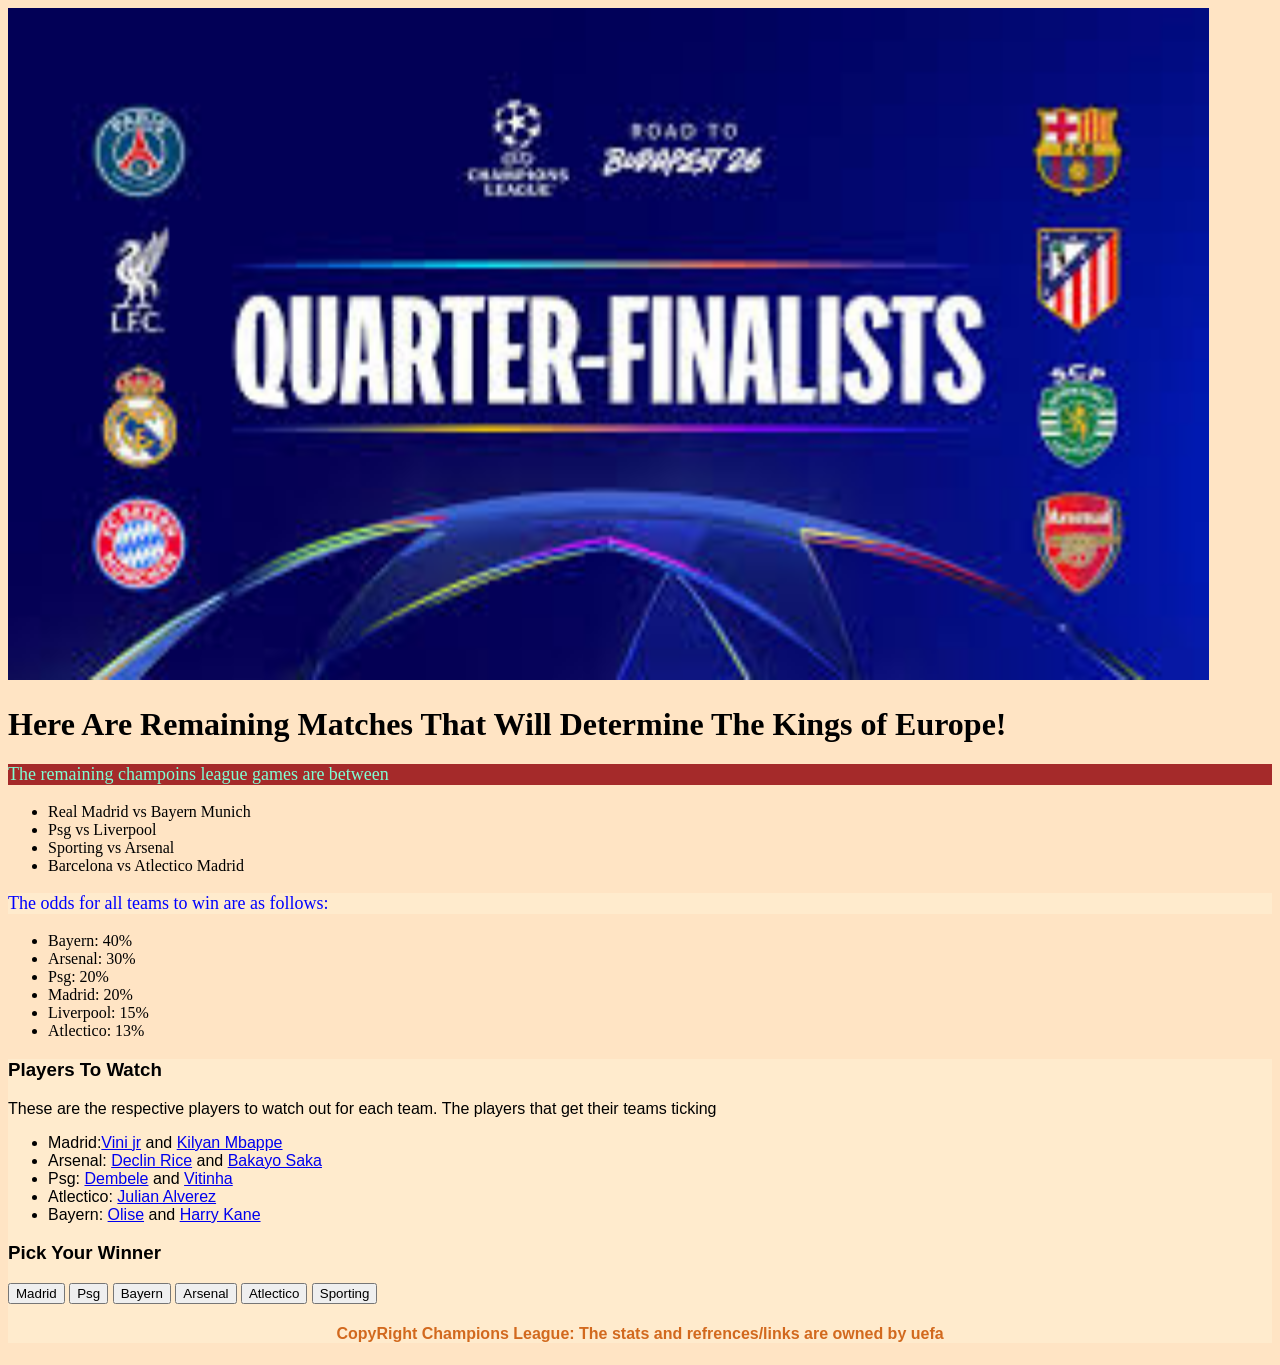
<file: Week2/index.html>
<!DOCTYPE html>
<html style="background-color: bisque;">

<head>
    <!--this is where my metadata goes-->
    <title> My first Page! </title>
</head>

<body>
    <!--everything that we interact with and view goes into the body-->
    <img src="./ourfirstgame/assets/champions.jpg" style="width: 95%;">
    <h1>Here Are Remaining Matches That Will Determine The Kings of Europe!</h1>
    <p style="color: aquamarine; background-color: brown; font-size: large;"> The remaining champoins league games are
        between
    <ul>
        <li>Real Madrid vs Bayern Munich</li>
        <li>Psg vs Liverpool</li>
        <li>Sporting vs Arsenal</li>
        <li>Barcelona vs Atlectico Madrid</li>
    </ul>
    </p>

    <p style="background-color: blanchedalmond; font-size: large; color: blue;">The odds for all teams to win are as
        follows:
    <ul>
        <li>Bayern: 40%</li>
        <li>Arsenal: 30%</li>
        <li>Psg: 20%</li>
        <li>Madrid: 20%</li>
        <li>Liverpool: 15%</li>
        <li>Atlectico: 13%</li>
    </ul>
    </p>
    <div class="star-players"
        style="background-color:blanchedalmond; font-family: 'Lucida Sans', 'Lucida Sans Regular', 'Lucida Grande', 'Lucida Sans Unicode', Geneva, Verdana, sans-serif;">
        <h3>Players To Watch</h3>
        <p>These are the respective players to watch out for each team. The players that get their teams ticking</p>
        <ul>
            <li id="spain">Madrid:<a
                    href="https://www.uefa.com/uefachampionsleague/clubs/players/250121533--vinicius-junior/">Vini
                    jr</a> and <a
                    href="https://www.uefa.com/uefachampionsleague/clubs/players/250076574--kylian-mbappe/">Kilyan
                    Mbappe</a> </li>
            <li id="england">Arsenal: <a
                    href="https://www.uefa.com/uefachampionsleague/clubs/players/250083732--declan-rice/statistics/">Declin
                    Rice</a> and <a
                    href="https://www.uefa.com/uefachampionsleague/clubs/players/250106939--bukayo-saka/statistics/">Bakayo
                    Saka</a></li>
            <li id="france">Psg: <a
                    href="https://www.uefa.com/uefachampionsleague/clubs/players/250066886--ousmane-dembele/">Dembele</a>
                and <a href="https://www.uefa.com/uefachampionsleague/clubs/players/250101444--vitinha/">Vitinha</a>
            </li>
            <li id="laliga">Atlectico: <a
                    href="https://www.uefa.com/uefachampionsleague/clubs/players/250172668--julian-alvarez/">Julian
                    Alverez</a></li>
            <li id="germany">Bayern: <a
                    href="https://www.uefa.com/uefachampionsleague/clubs/players/250171184--michael-olise/statistics/">Olise</a>
                and <a href="https://www.uefa.com/uefachampionsleague/clubs/players/250016833--harry-kane/">Harry
                    Kane</a></li>
        </ul>

        <h3>Pick Your Winner</h3>

        <section class="button-group">

            <button id="one">Madrid</button>

            <button id="two">Psg</button>
            <button id="three">Bayern</button>
            <button id="four">Arsenal</button>
            <button id="five">Atlectico</button>
            <button id="six">Sporting</button>

        </section>

        <h4 style="text-align: center; color: chocolate;">CopyRight Champions League: The stats and refrences/links are
            owned by uefa</h4>



    </div>
</body>

</html>
</file>
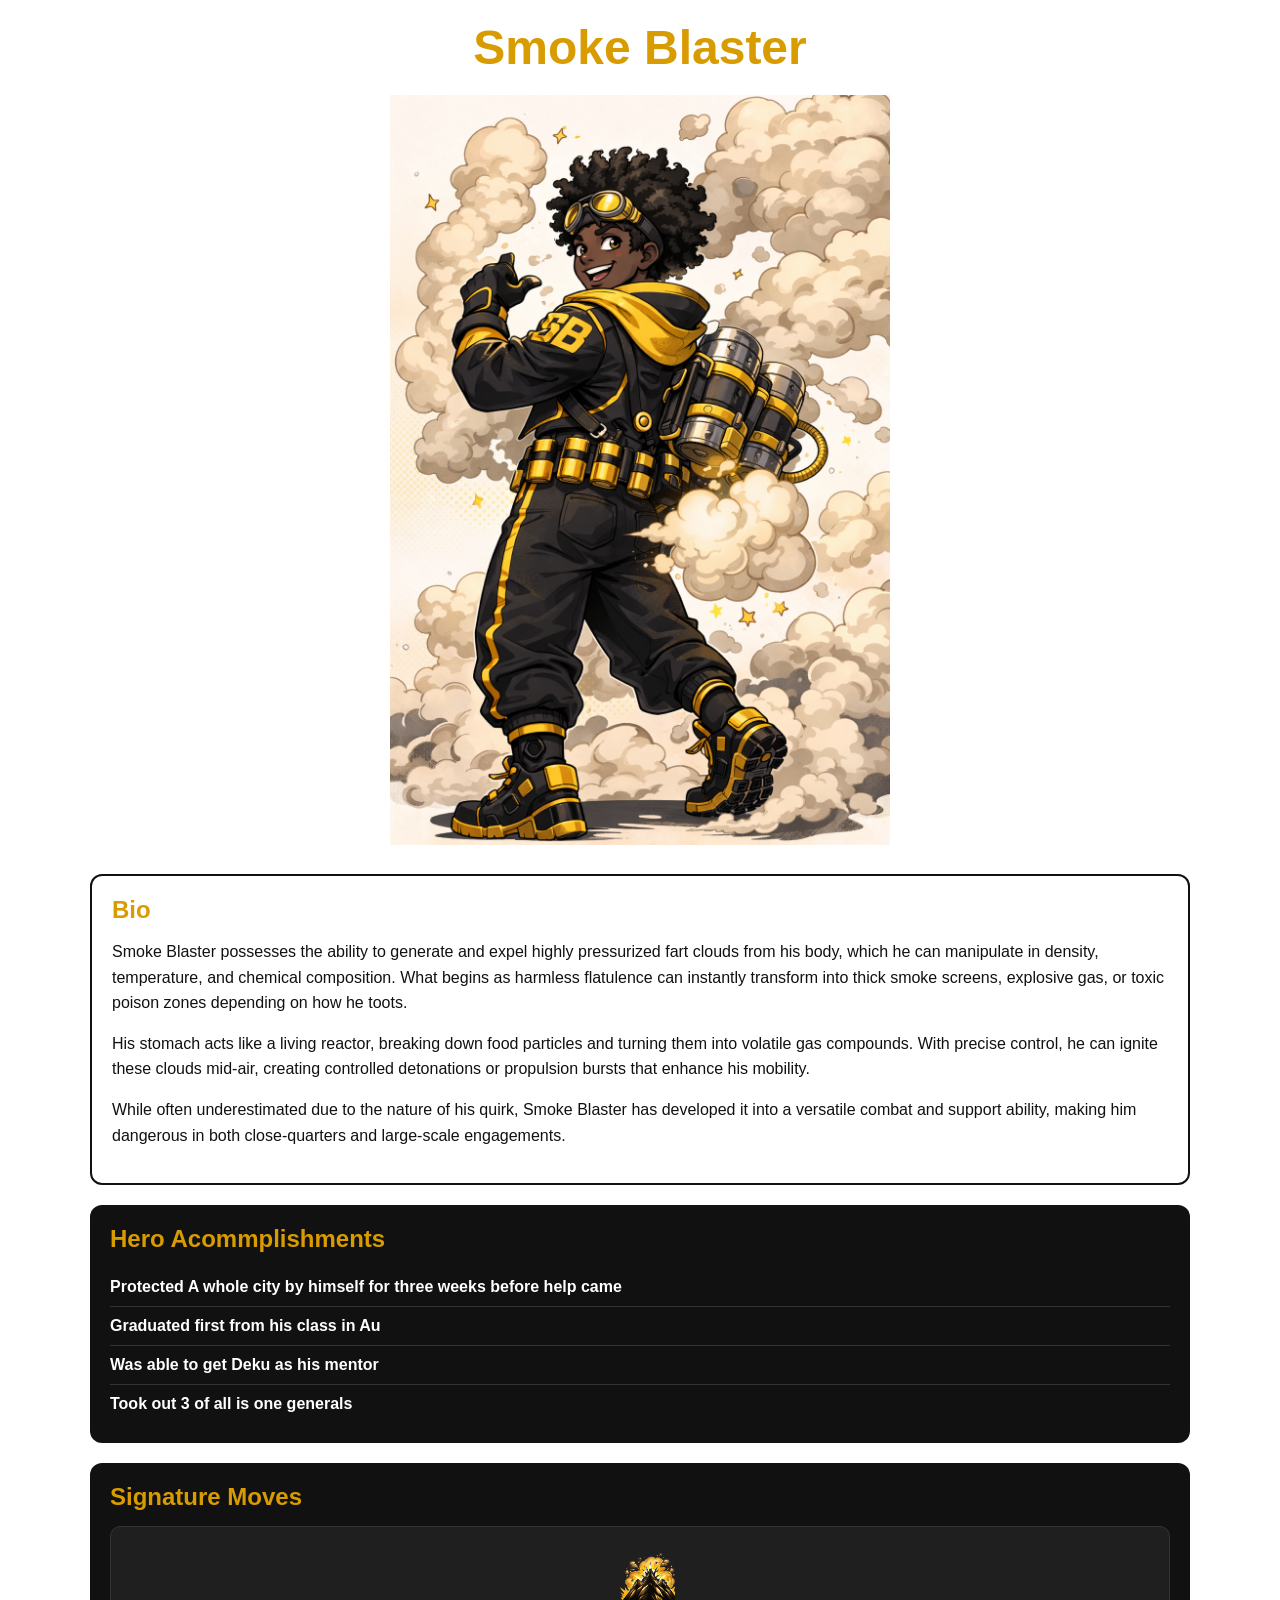
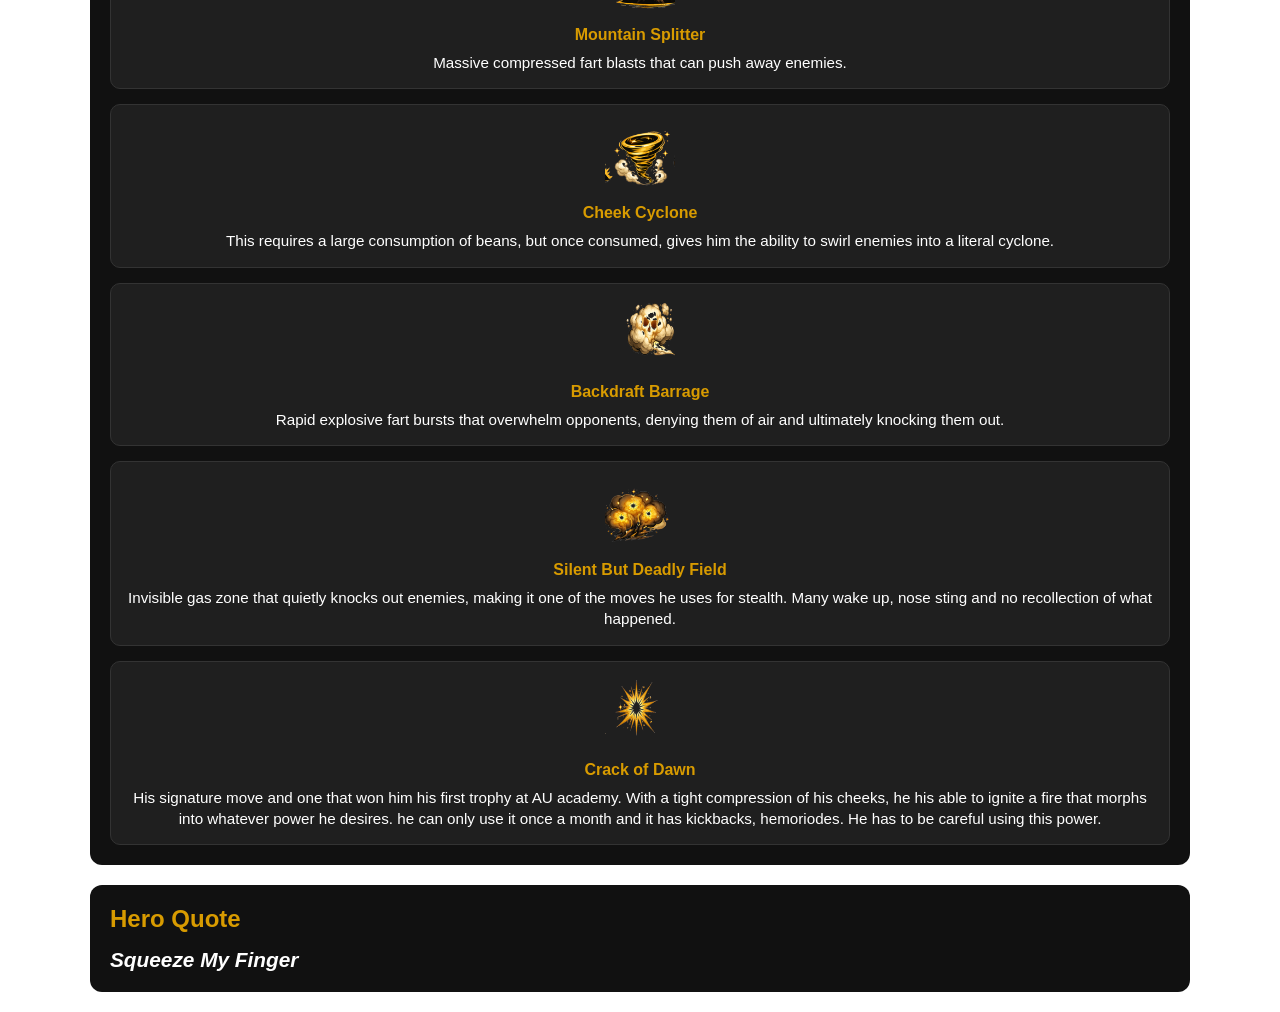
<file: Week3/index.html>
<!DOCTYPE html>
<html lang="en">

<head>
  <meta charset="UTF-8">
  <meta name="viewport" content="width=device-width, initial-scale=1.0">
  <title>Smoke Blaster Portfolio</title>
  <link rel="stylesheet" href="./styles.css">
</head>

<body>
  <header>
    <h1>Smoke Blaster</h1>
  </header>

  <main class="poster">
    <section class="image-section">
      <img src="./assets/blasterimage.png" alt="Smoke Blaster">
    </section>

    <section class="content-section">
      <div class="bio">
        <h3>Bio</h3>
        <p>
          Smoke Blaster possesses the ability to generate and expel highly pressurized fart clouds from his body, which
          he can manipulate in density, temperature, and chemical composition. What begins as harmless flatulence can
          instantly transform into thick smoke screens, explosive gas, or toxic poison zones depending on how he toots.
        </p>

        <p>
          His stomach acts like a living reactor, breaking down food particles and turning them into volatile gas
          compounds. With precise control, he can ignite these clouds mid-air, creating controlled detonations or
          propulsion bursts that enhance his mobility.
        </p>

        <p>
          While often underestimated due to the nature of his quirk, Smoke Blaster has developed it into a versatile
          combat and support ability, making him dangerous in both close-quarters and large-scale engagements.
        </p>
      </div>

      <div class="stats">
        <h3>Hero Acommplishments</h3>
        <nav class="mana">
          <ul>
            <li>Protected A whole city by himself for three weeks before help came</li>
            <li>Graduated first from his class in Au</li>
            <li>Was able to get Deku as his mentor</li>
            <li>Took out 3 of all is one generals</li>
            
          </ul>
        </nav>
      </div>

      <div class="moves">
        <h3>Signature Moves</h3>

        <div class="moves-grid">
          <div class="move-card">
            <img src="./assets/mountain.png" alt="Mountain Splitter icon">
            <h4>Mountain Splitter</h4>
            <p>Massive compressed fart blasts that can push away enemies.</p>
          </div>

          <div class="move-card">
            <img src="./assets/cyclone.png" alt="Cheek Cyclone icon">
            <h4>Cheek Cyclone</h4>
            <p>This requires a large consumption of beans, but once consumed, gives him the ability to swirl enemies
              into a literal cyclone.</p>
          </div>

          <div class="move-card">
            <img src="./assets/backdraft.png" alt="Backdraft Barrage icon">
            <h4>Backdraft Barrage</h4>
            <p>Rapid explosive fart bursts that overwhelm opponents, denying them of air and ultimately knocking them
              out.</p>
          </div>

          <div class="move-card">
            <img src="./assets/gass.png" alt="Silent But Deadly Field icon">
            <h4>Silent But Deadly Field</h4>
            <p>Invisible gas zone that quietly knocks out enemies, making it one of the moves he uses for stealth. Many
              wake up, nose sting and no recollection of what happened.</p>
          </div>

          <div class="move-card">
            <img src="./assets/explode.png" alt="Crack of Dawn icon">
            <h4>Crack of Dawn</h4>
            <p>His signature move and one that won him his first trophy at AU academy. With a tight compression of his
              cheeks, he his able to ignite a fire that morphs into whatever power he desires. he can only use it once a
              month and it has kickbacks, hemoriodes. He has to be careful using this power.</p>
          </div>
        </div>
      </div>

      <footer class="quote">
        <h3>Hero Quote</h3>
        <p>Squeeze My Finger</p>
      </footer>
    </section>
  </main>
</body>

</html>
</file>
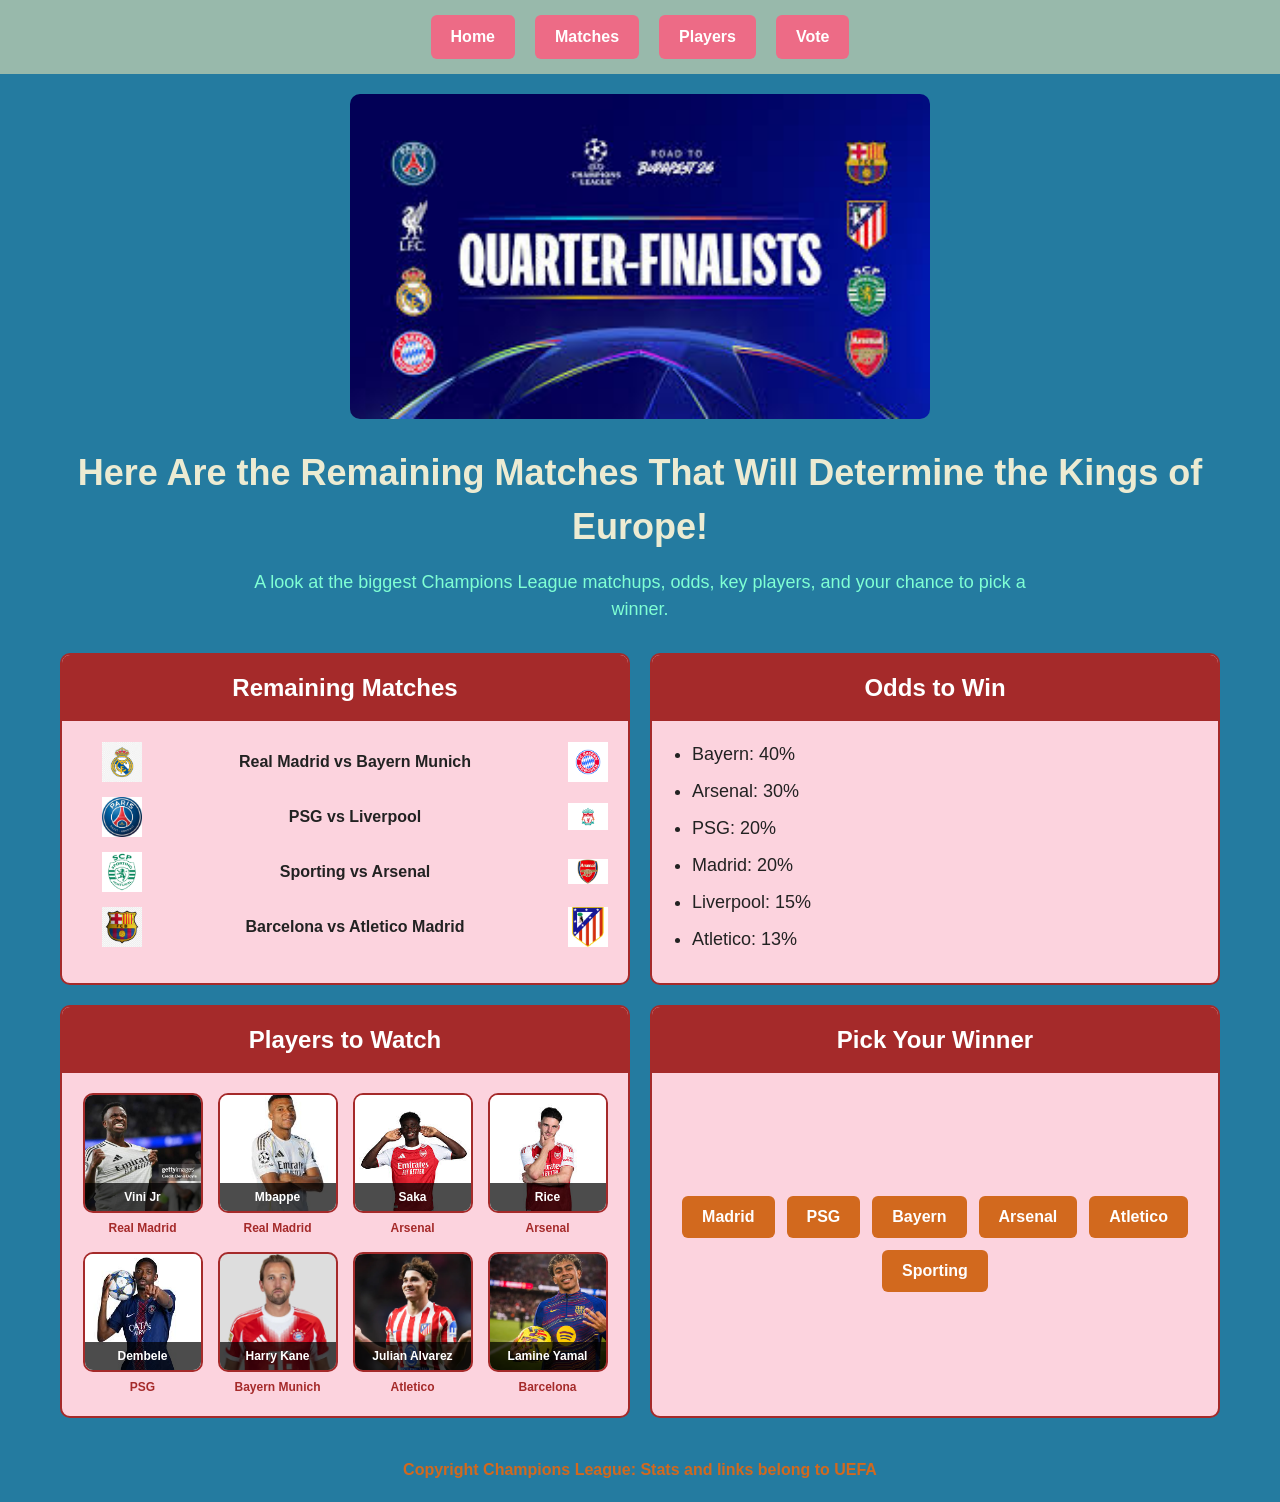
<file: Week4/index.html>
<!DOCTYPE html>
<html lang="en">

<head>
    <meta charset="UTF-8">
    <meta name="" content="">
    <title>Champions League Match Watch</title>
    <link rel="stylesheet" href="styles.css">
</head>

<body>

    <header class="top-bar">
        <nav class="nav-buttons">
            <a href="#hero" class="nav-btn">Home</a>
            <a href="#matches" class="nav-btn">Matches</a>
            <a href="#players" class="nav-btn">Players</a>
            <a href="#vote" class="nav-btn">Vote</a>
        </nav>
    </header>

    <main class="page-content">

        <section id="hero" class="hero-section">
            <img src="./assets/champions.jpg" alt="" class="hero-image">
            <h1>Here Are the Remaining Matches That Will Determine the Kings of Europe!</h1>
            <p class="hero-text">
                A look at the biggest Champions League matchups, odds, key players, and your chance to pick a winner.
            </p>
        </section>

        <section class="grid-layout">

            <div id="matches" class="card">
                <div class="card-header">
                    <h2>Remaining Matches</h2>
                </div>

                <div class="card-body">
                    <ul class="team-list">
                        <li>
                            <img src="./assets/madrid.png" alt="Real Madrid logo">
                            <span>Real Madrid vs Bayern Munich</span>
                            <img src="./assets/bayern.png" alt="Bayern Munich logo">
                        </li>

                        <li>
                            <img src="./assets/psg.jpg" alt="PSG logo">
                            <span>PSG vs Liverpool</span>
                            <img src="./assets/liverpool.png" alt="Liverpool logo">
                        </li>

                        <li>
                            <img src="./assets/sportingfc.png" alt="Sporting logo">
                            <span>Sporting vs Arsenal</span>
                            <img src="./assets/arsenal.png" alt="Arsenal logo">
                        </li>

                        <li>
                            <img src="./assets/barcelona.jpg" alt="Barcelona logo">
                            <span>Barcelona vs Atletico Madrid</span>
                            <img src="./assets/atletico.png" alt="Atletico Madrid logo">
                        </li>
                    </ul>
                </div>
            </div>

            <div class="card">
                <div class="card-header">
                    <h2>Odds to Win</h2>
                </div>

                <div class="card-body">
                    <ul class="odds-list">
                        <li>Bayern: 40%</li>
                        <li>Arsenal: 30%</li>
                        <li>PSG: 20%</li>
                        <li>Madrid: 20%</li>
                        <li>Liverpool: 15%</li>
                        <li>Atletico: 13%</li>
                    </ul>
                </div>
            </div>

            <div id="players" class="card">
                <div class="card-header">
                    <h2>Players to Watch</h2>
                </div>

                <div class="card-body">
                    <div class="players-grid">

                        <div class="player-card">
                            <a href="https://www.uefa.com/uefachampionsleague/clubs/players/250121533--vinicius-junior/"
                                target="_blank">
                                <div class="player-image-wrapper">
                                    <img src="./assets/vinijr.jpg" alt="Vini Jr">
                                    <div class="player-overlay">Vini Jr</div>
                                </div>
                            </a>
                            <p class="team-name">Real Madrid</p>
                        </div>

                        <div class="player-card">
                            <a href="https://www.uefa.com/uefachampionsleague/clubs/players/250076574--kylian-mbappe/"
                                target="_blank">
                                <div class="player-image-wrapper">
                                    <img src="./assets/mbappe.jpg" alt="Mbappe">
                                    <div class="player-overlay">Mbappe</div>
                                </div>
                            </a>
                            <p class="team-name">Real Madrid</p>
                        </div>

                        <div class="player-card">
                            <a href="https://www.uefa.com/uefachampionsleague/clubs/players/250106939--bukayo-saka/statistics/"
                                target="_blank">
                                <div class="player-image-wrapper">
                                    <img src="./assets/saka.jpg" alt="Saka">
                                    <div class="player-overlay">Saka</div>
                                </div>
                            </a>
                            <p class="team-name">Arsenal</p>
                        </div>

                        <div class="player-card">
                            <a href="https://www.uefa.com/uefachampionsleague/clubs/players/250083732--declan-rice/statistics/"
                                target="_blank">
                                <div class="player-image-wrapper">
                                    <img src="./assets/rice.jpg" alt="Rice">
                                    <div class="player-overlay">Rice</div>
                                </div>
                            </a>
                            <p class="team-name">Arsenal</p>
                        </div>

                        <div class="player-card">
                            <a href="https://www.uefa.com/uefachampionsleague/clubs/players/250066886--ousmane-dembele/"
                                target="_blank">
                                <div class="player-image-wrapper">
                                    <img src="./assets/dembele.jpg" alt="Dembele">
                                    <div class="player-overlay">Dembele</div>
                                </div>
                            </a>
                            <p class="team-name">PSG</p>
                        </div>

                        <div class="player-card">
                            <a href="https://www.uefa.com/uefachampionsleague/clubs/players/250016833--harry-kane/"
                                target="_blank">
                                <div class="player-image-wrapper">
                                    <img src="./assets/harrykane.webp" alt="Harry Kane">
                                    <div class="player-overlay">Harry Kane</div>
                                </div>
                            </a>
                            <p class="team-name">Bayern Munich</p>
                        </div>
                        <div class="player-card">
                            <a href="https://www.uefa.com/uefachampionsleague/clubs/players/250172668--julian-alvarez/statistics/"
                                target="_blank">
                                <div class="player-image-wrapper">
                                    <img src="./assets/Julian Alvarez.jpg.webp" alt="Julian">
                                    <div class="player-overlay">Julian Alvarez</div>
                                </div>
                            </a>
                            <p class="team-name">Atletico</p>
                        </div>
                        <div class="player-card">
                            <a href="https://www.uefa.com/uefachampionsleague/clubs/players/250176450--lamine-yamal/statistics/"
                                target="_blank">
                                <div class="player-image-wrapper">
                                    <img src="./assets/lamine.webp" alt="Lamine">
                                    <div class="player-overlay">Lamine Yamal</div>
                                </div>
                            </a>
                            <p class="team-name">Barcelona</p>
                        </div>

                    </div>
                </div>
            </div>

            <div id="vote" class="card">
                <div class="card-header">
                    <h2>Pick Your Winner</h2>
                </div>

                <div class="card-body">
                    <div class="button-group">
                        <button>Madrid</button>
                        <button>PSG</button>
                        <button>Bayern</button>
                        <button>Arsenal</button>
                        <button>Atletico</button>
                        <button>Sporting</button>
                    </div>
                </div>
            </div>

        </section>

    </main>

    <footer class="site-footer">
        <p>Copyright Champions League: Stats and links belong to UEFA</p>
    </footer>

</body>

</html>
</file>
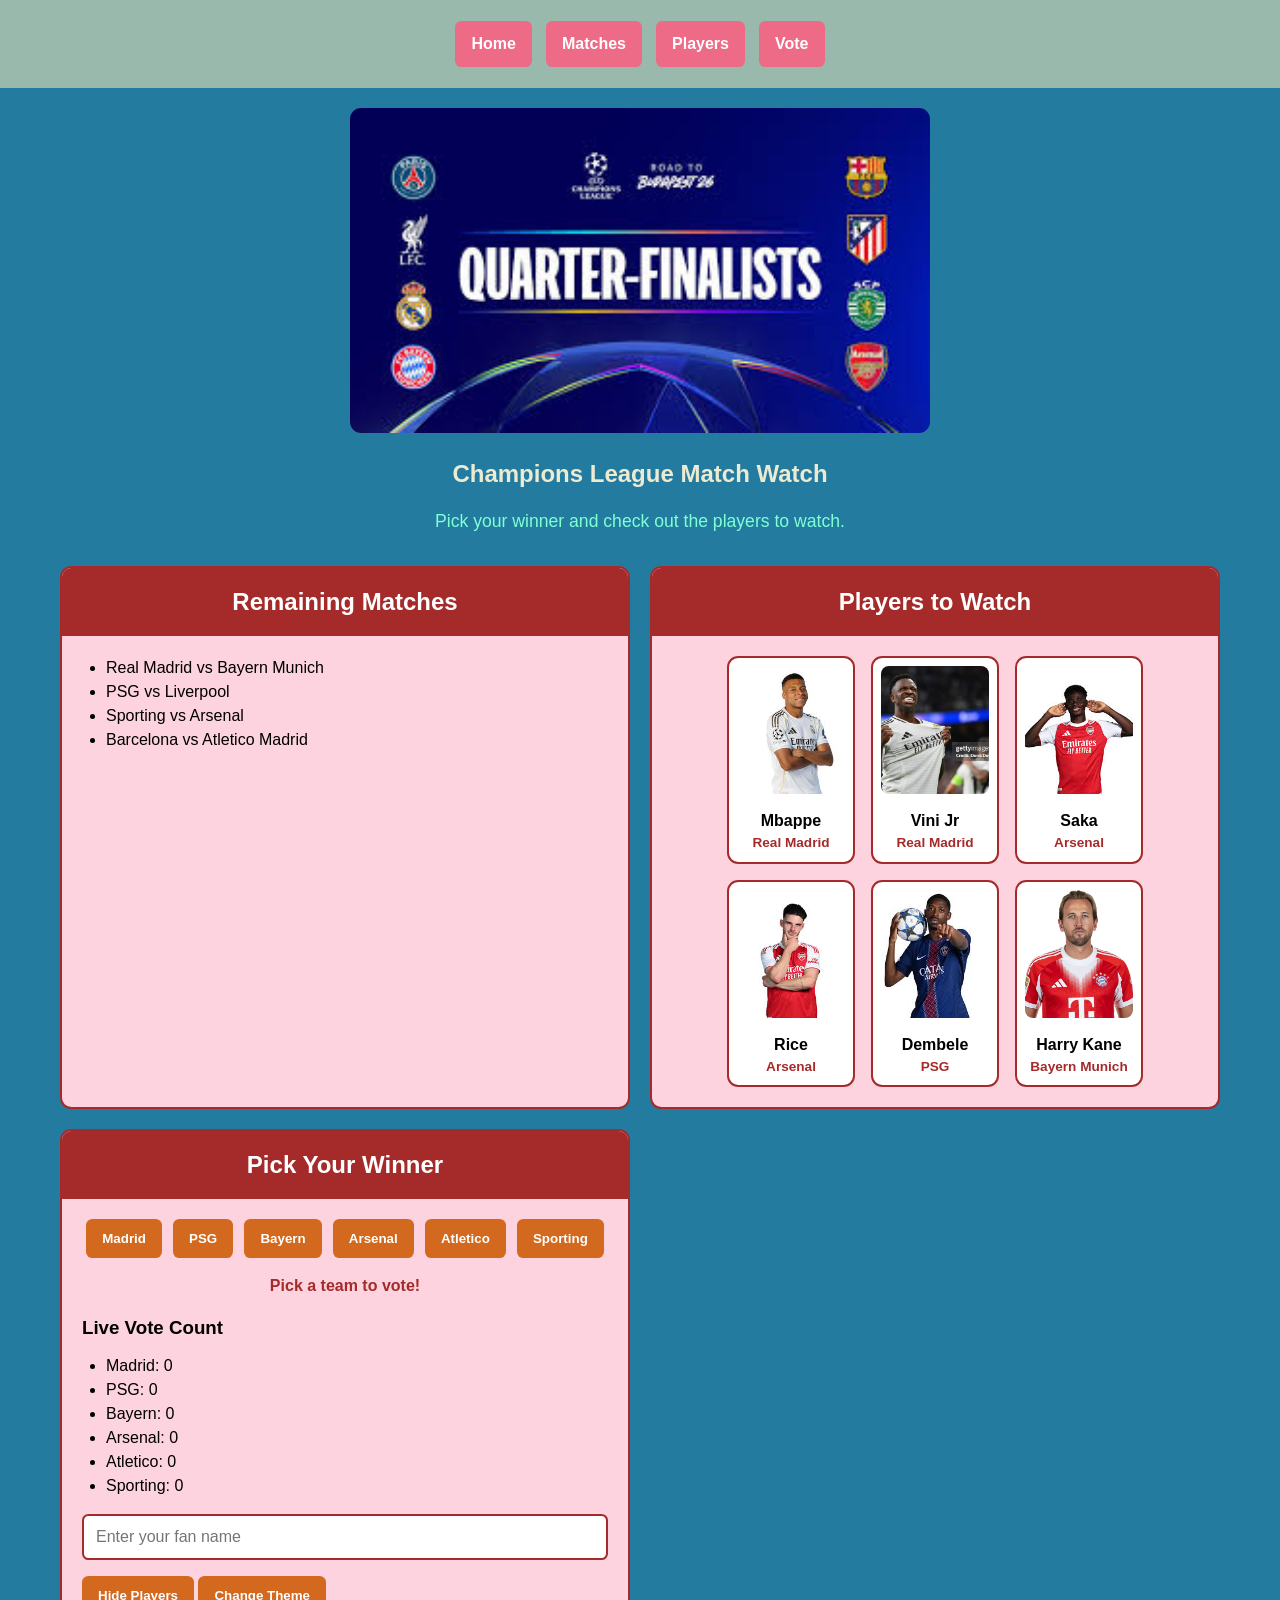
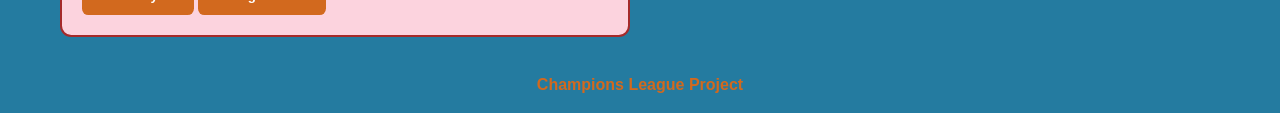
<file: Week5/index.html>
<!DOCTYPE html>
<html lang="en">

<head>
    <meta charset="UTF-8">
    <title>Champions League Match Watch</title>
    <link rel="stylesheet" href="styles.css">
</head>

<body>

    <header class="top-bar">
        <nav class="nav-buttons">
            <a href="#hero" class="nav-btn">Home</a>
            <a href="#matches" class="nav-btn">Matches</a>
            <a href="#players" class="nav-btn">Players</a>
            <a href="#vote" class="nav-btn">Vote</a>
        </nav>
    </header>

    <main class="page-content">

        <section id="hero" class="hero-section">
            <img src="./assets/champions.jpg" alt="Champions League" class="hero-image">
            <h1>Champions League Match Watch</h1>
            <p class="hero-text">Pick your winner and check out the players to watch.</p>
        </section>

        <section class="grid-layout">

            <div id="matches" class="card">
                <div class="card-header">
                    <h2>Remaining Matches</h2>
                </div>
                <div class="card-body">
                    <ul>
                        <li>Real Madrid vs Bayern Munich</li>
                        <li>PSG vs Liverpool</li>
                        <li>Sporting vs Arsenal</li>
                        <li>Barcelona vs Atletico Madrid</li>
                    </ul>
                </div>
            </div>

            <div id="players" class="card">
                <div class="card-header">
                    <h2>Players to Watch</h2>
                </div>

                <div class="card-body">
                    <div class="players-grid">

                        <div class="player-card">
                            <img src="./assets/mbappe.jpg" alt="Kylian Mbappe">
                            <h3>Mbappe</h3>
                            <p>Real Madrid</p>
                        </div>

                        <div class="player-card">
                            <img src="./assets/vinijr.jpg" alt="Vini Jr">
                            <h3>Vini Jr</h3>
                            <p>Real Madrid</p>
                        </div>

                        <div class="player-card">
                            <img src="./assets/saka.jpg" alt="Bukayo Saka">
                            <h3>Saka</h3>
                            <p>Arsenal</p>
                        </div>

                        <div class="player-card">
                            <img src="./assets/rice.jpg" alt="Declan Rice">
                            <h3>Rice</h3>
                            <p>Arsenal</p>
                        </div>

                        <div class="player-card">
                            <img src="./assets/dembele.jpg" alt="Ousmane Dembele">
                            <h3>Dembele</h3>
                            <p>PSG</p>
                        </div>

                        <div class="player-card">
                            <img src="./assets/harrykane.webp" alt="Harry Kane">
                            <h3>Harry Kane</h3>
                            <p>Bayern Munich</p>
                        </div>

                    </div>
                </div>
            </div>

            <div id="vote" class="card">
                <div class="card-header">
                    <h2>Pick Your Winner</h2>
                </div>

                <div class="card-body">

                    <div class="button-group">
                        <button data-team="Madrid">Madrid</button>
                        <button data-team="PSG">PSG</button>
                        <button data-team="Bayern">Bayern</button>
                        <button data-team="Arsenal">Arsenal</button>
                        <button data-team="Atletico">Atletico</button>
                        <button data-team="Sporting">Sporting</button>
                    </div>

                    <p id="vote-result">Pick a team to vote!</p>

                    <h3>Live Vote Count</h3>
                    <ul id="vote-counts">
                        <li>Madrid: <span id="Madrid-count">0</span></li>
                        <li>PSG: <span id="PSG-count">0</span></li>
                        <li>Bayern: <span id="Bayern-count">0</span></li>
                        <li>Arsenal: <span id="Arsenal-count">0</span></li>
                        <li>Atletico: <span id="Atletico-count">0</span></li>
                        <li>Sporting: <span id="Sporting-count">0</span></li>
                    </ul>

                    <input type="text" id="fan-name" placeholder="Enter your fan name">

                    <button id="toggle-players">Hide Players</button>
                    <button id="change-theme">Change Theme</button>

                </div>
            </div>

        </section>

    </main>

    <footer class="site-footer">
        <p>Champions League Project</p>
    </footer>

    <script src="script.js"></script>

</body>

</html>
</file>
<file: Week3/styles.css>
/* Hello Professor, I really enjoyed working on this project, as you can tell I am a huge anime fan and it gave me the chance to express my humour. I struggled with the css and was able to work out the borders using figma but theres areas where I had chatgpt help out. I highlighted the areas where used some help */

* {
    margin: 0;
    padding: 0;
    box-sizing: border-box;
}

body {
    font-family: Arial, Helvetica, sans-serif;
    background-color:--terracotta-clay #b26e63ff;;
    color: #111;
    padding: 20px;
}

header {
    text-align: center;
    margin-bottom: 20px;
}

header h1 {
    font-size: 48px;
    color: #d89b00;
}

.poster {
    max-width: 1100px;
    margin: 0 auto;
}

.image-section {
    text-align: center;
    margin-bottom: 25px;
}

.image-section img {
    width: 100%;
    max-width: 500px;
    height: auto;
}

.content-section {
    display: grid;
    gap: 20px;
}

.bio,
.stats,
.moves,
.quote {
    background-color: #111;
    color: white;
    padding: 20px;
    border-radius: 12px;
}

.bio {
    background-color: white;
    color: #111;
    border: 2px solid #111;
}

.bio h3,
.stats h3,
.moves h3,
.quote h3 {
    margin-bottom: 15px;
    color: #d89b00;
    font-size: 24px;
}

.bio p {
    margin-bottom: 15px;
    line-height: 1.6;
}

.mana ul {
    list-style: none;
}

.mana li {
    padding: 10px 0;
    border-bottom: 1px solid #333;
    font-weight: bold;
}

.mana li:last-child {
    border-bottom: none;
}

.moves-grid {
    display: grid;
    gap: 15px;
}

.move-card {
    background-color: #1f1f1f;
    border: 1px solid #333;
    border-radius: 10px;
    padding: 15px;
    text-align: center;
    transition: 0.3s ease; /*chatgpt assistance*/
}

.move-card img {
    width: 70px;
    height: 70px;
    object-fit: contain;
    margin-bottom: 10px;
    transition: 0.3s ease;  /*chatgpt assistance*/
}

.move-card h4 {
    color: #d89b00;
    margin-bottom: 8px;
}

.move-card p {
    font-size: 15.2px;
    line-height: 1.4; /*chatgpt assistance*/
}

.move-card:hover img {
    transform: scale(1.08); /*chatgpt assistance*/
    filter: drop-shadow(0 0 8px #f5c542); /*chatgpt assistance*/
}

.quote p {
    font-size: 20.8px;
    font-style: italic;
    font-weight: bold;
}
</file>
<file: Week4/styles.css>
html {
    font-size: 16px;
}

* {
    margin: 0;
    padding: 0;
    box-sizing: border-box;
}



body {
    font-family: "Josefin Sans", sans-serif;
    background-color: rgba(36, 123, 160, 1);
    color: #222;
    line-height: 1.5;
}


.top-bar {
    position: sticky;
    top: 0;
    z-index: 1000;
    /*did some research with w3school and it helped me figure this out:https://www.w3schools.com/css/tryit.asp?filename=trycss_zindex*/
    background-color: rgba(152, 185, 171, 1);
    padding: 0.9375rem 1.25rem;
}

.nav-buttons {
    display: flex;
    justify-content: center;
    gap: 1.25rem;
    flex-wrap: wrap;
}

.nav-btn {
    text-decoration: none;
    color: white;
    background-color: rgba(237, 107, 134, 1);
    padding: 0.625rem 1.25rem;
    border-radius: 0.375rem;
    font-weight: bold;
    font-size: 1rem;
}

.nav-btn:hover {
    background-color: darkorange;
}


.page-content {
    max-width: 75rem;
    margin: 0 auto;
    padding: 1.25rem;
}


.hero-section {
    text-align: center;
    margin-bottom: 1.875rem;
}

.hero-image {
    width: 50%;
    max-width: 62.5rem;
    height: auto;
    border-radius: 0.625rem;
    margin-bottom: 1.25rem;
}

.hero-section h1 {
    font-size: 2.25rem;
    margin-bottom: 0.9375rem;
    color: rgb(236, 235, 210);


    transition: all 0.3s ease;
}

.hero-section h1:hover {

    text-shadow: 0.3125rem 0.3125rem 0.625rem rgba(0, 0, 0, 0.6);
}

.hero-text {
    font-family: "Josefin Sans", sans-serif;
    font-size: 1.125rem;
    max-width: 50rem;
    margin: 0 auto;
    color: aquamarine;
}


.grid-layout {
    display: grid;
    grid-template-columns: 1fr 1fr;
    gap: 1.25rem;
}


.card {
    background-color: rgba(252, 211, 222, 1);
    border: 0.125rem solid brown;
    border-radius: 0.625rem;
    min-height: 18.75rem;
    display: grid;
    grid-template-rows: auto 1fr;
    overflow: hidden;
}

.card-header {
    background-color: brown;
    color: white;
    padding: 0.9375rem;
    text-align: center;
}

.card-header h2 {
    font-size: 1.5rem;
}

.card-body {
    display: flex;
    flex-direction: column;
    justify-content: center;
    padding: 1.25rem;
}

.card-body ul {
    padding-left: 1.25rem;
}

.card-body li {
    margin-bottom: 0.625rem;
    font-size: 1rem;
}


.team-list {
    list-style: none;
    padding-left: 0;
}

.team-list li {
    display: flex;
    align-items: center;
    justify-content: space-between;
    gap: 0.625rem;
    margin-bottom: 0.9375rem;
    font-weight: bold;
    text-align: center;
}

.team-list li span {
    flex: 1;
    font-size: 1rem;
}

.team-list img {
    width: 2.5rem;
    height: 2.5rem;
    object-fit: contain;
}


.odds-list li {
    font-size: 1.125rem;
}


.players-grid {
    display: flex;
    flex-wrap: wrap;
    gap: 0.9375rem;
    justify-content: center;
}

.player-card {
    text-align: center;
    width: 7.5rem;
}

.player-card a {
    text-decoration: none;
    display: block;
}

.player-image-wrapper {
    position: relative;
    width: 7.5rem;
    height: 7.5rem;
    overflow: hidden;
    border-radius: 0.625rem;
    border: 0.125rem solid brown;
    background-color: #ddd;
}

.player-image-wrapper img {
    width: 100%;
    height: 100%;
    object-fit: cover;
    display: block;
    transition: transform 0.3s ease;
}

.player-overlay {
    position: absolute;
    bottom: 0;
    left: 0;
    width: 100%;
    background-color: rgba(0, 0, 0, 0.7);
    color: white;
    font-size: 0.75rem;
    font-weight: bold;
    text-align: center;
    padding: 0.3125rem;
}

.team-name {
    font-size: 0.75rem;
    color: brown;
    font-weight: bold;
    margin-top: 0.375rem;
}

.player-image-wrapper:hover {
    box-shadow: 0 0 0.625rem gold;
}

.player-image-wrapper:hover img {
    transform: scale(1.05);
}


.button-group {
    display: flex;
    flex-wrap: wrap;
    gap: 0.75rem;
    justify-content: center;
}

.button-group button {
    padding: 0.75rem 1.25rem;
    border: none;
    border-radius: 0.375rem;
    background-color: chocolate;
    color: white;
    font-weight: bold;
    font-size: 1rem;
    cursor: pointer;
}

.button-group button:hover {
    background-color: darkorange;
}


.site-footer {
    text-align: center;
    padding: 1.25rem;
    color: chocolate;
    font-weight: bold;
    font-size: 1rem;
}


@media (max-width: 720px) {
    html {
        font-size: 12px;
    }

    .grid-layout {
        grid-template-columns: 1fr;
    }

    .card {
        width: 100%;
    }

    .player-card {
        width: 8.75rem;
    }

    .player-image-wrapper {
        width: 8.75rem;
        height: 8.75rem;
    }
}
</file>
<file: Week5/styles.css>
html {
    font-size: 16px;
}

* {
    margin: 0;
    padding: 0;
    box-sizing: border-box;
}

body {
    font-family: Arial, sans-serif;
    background-color: #247ba0;
    color: white;
    line-height: 1.5;
}

.top-bar {
    background-color: #98b9ab;
    padding: 1rem;
    text-align: center;
}

.nav-btn {
    display: inline-block;
    margin: 0.3rem;
    padding: 0.7rem 1rem;
    background-color: #ed6b86;
    color: white;
    text-decoration: none;
    border-radius: 0.4rem;
    font-weight: bold;
}

.nav-btn:hover {
    background-color: darkorange;
}

.page-content {
    max-width: 75rem;
    margin: 0 auto;
    padding: 1.25rem;
}

.hero-section {
    text-align: center;
    margin-bottom: 2rem;
}

.hero-image {
    width: 50%;
    max-width: 40rem;
    border-radius: 0.7rem;
    margin-bottom: 1rem;
}

.hero-section h1 {
    color: rgb(236, 235, 210);
    margin-bottom: 1rem;
}

.hero-section h1:hover {
    text-shadow: 0.3rem 0.3rem 0.6rem rgba(0, 0, 0, 0.6);
}

.hero-text {
    color: aquamarine;
    font-size: 1.1rem;
}

.grid-layout {
    display: grid;
    grid-template-columns: 1fr 1fr;
    gap: 1.25rem;
}

.card {
    background-color: #fcd3de;
    color: black;
    border: 0.125rem solid brown;
    border-radius: 0.7rem;
    overflow: hidden;
}

.card-header {
    background-color: brown;
    color: white;
    padding: 1rem;
    text-align: center;
}

.card-body {
    padding: 1.25rem;
}

.card-body ul {
    padding-left: 1.5rem;
}

.players-grid {
    display: flex;
    flex-wrap: wrap;
    justify-content: center;
    gap: 1rem;
}

.player-card {
    width: 8rem;
    background-color: white;
    border: 0.125rem solid brown;
    border-radius: 0.7rem;
    text-align: center;
    padding: 0.5rem;
    transition: transform 0.3s ease, box-shadow 0.3s ease;
}

.player-card img {
    width: 100%;
    height: 8rem;
    object-fit: cover;
    border-radius: 0.5rem;
}

.player-card h3 {
    margin-top: 0.5rem;
    font-size: 1rem;
}

.player-card p {
    color: brown;
    font-size: 0.85rem;
    font-weight: bold;
}



.player-card:hover {
    transform: scale(1.08);
    box-shadow: 0 0 1rem gold;
}

.button-group {
    display: flex;
    flex-wrap: wrap;
    gap: 0.7rem;
    justify-content: center;
    margin-bottom: 1rem;
}

button {
    padding: 0.75rem 1rem;
    border: none;
    border-radius: 0.4rem;
    background-color: chocolate;
    color: white;
    font-weight: bold;
    cursor: pointer;
}

button:hover {
    background-color: darkorange;
}

#vote-result {
    text-align: center;
    font-weight: bold;
    color: brown;
    margin: 1rem 0;
}

#vote-counts {
    margin-top: 0.75rem;
    margin-bottom: 1rem;
}

#fan-name {
    display: block;
    width: 100%;
    padding: 0.75rem;
    margin: 1rem 0;
    border: 0.125rem solid brown;
    border-radius: 0.4rem;
    font-size: 1rem;
}

.site-footer {
    text-align: center;
    padding: 1rem;
    font-weight: bold;
    color: chocolate;
}

.dark {
    background-color: #111;
    color: white;
}

.dark .card {
    background-color: #333;
    color: white;
}

.dark .card-header {
    background-color: black;
}

.dark #vote-result {
    color: gold;
}

.dark .player-card {
    background-color: #222;
    color: white;
}

@media (max-width: 720px) {
    html {
        font-size: 12px;
    }

    .grid-layout {
        grid-template-columns: 1fr;
    }

    .hero-image {
        width: 90%;
    }
}
</file>
